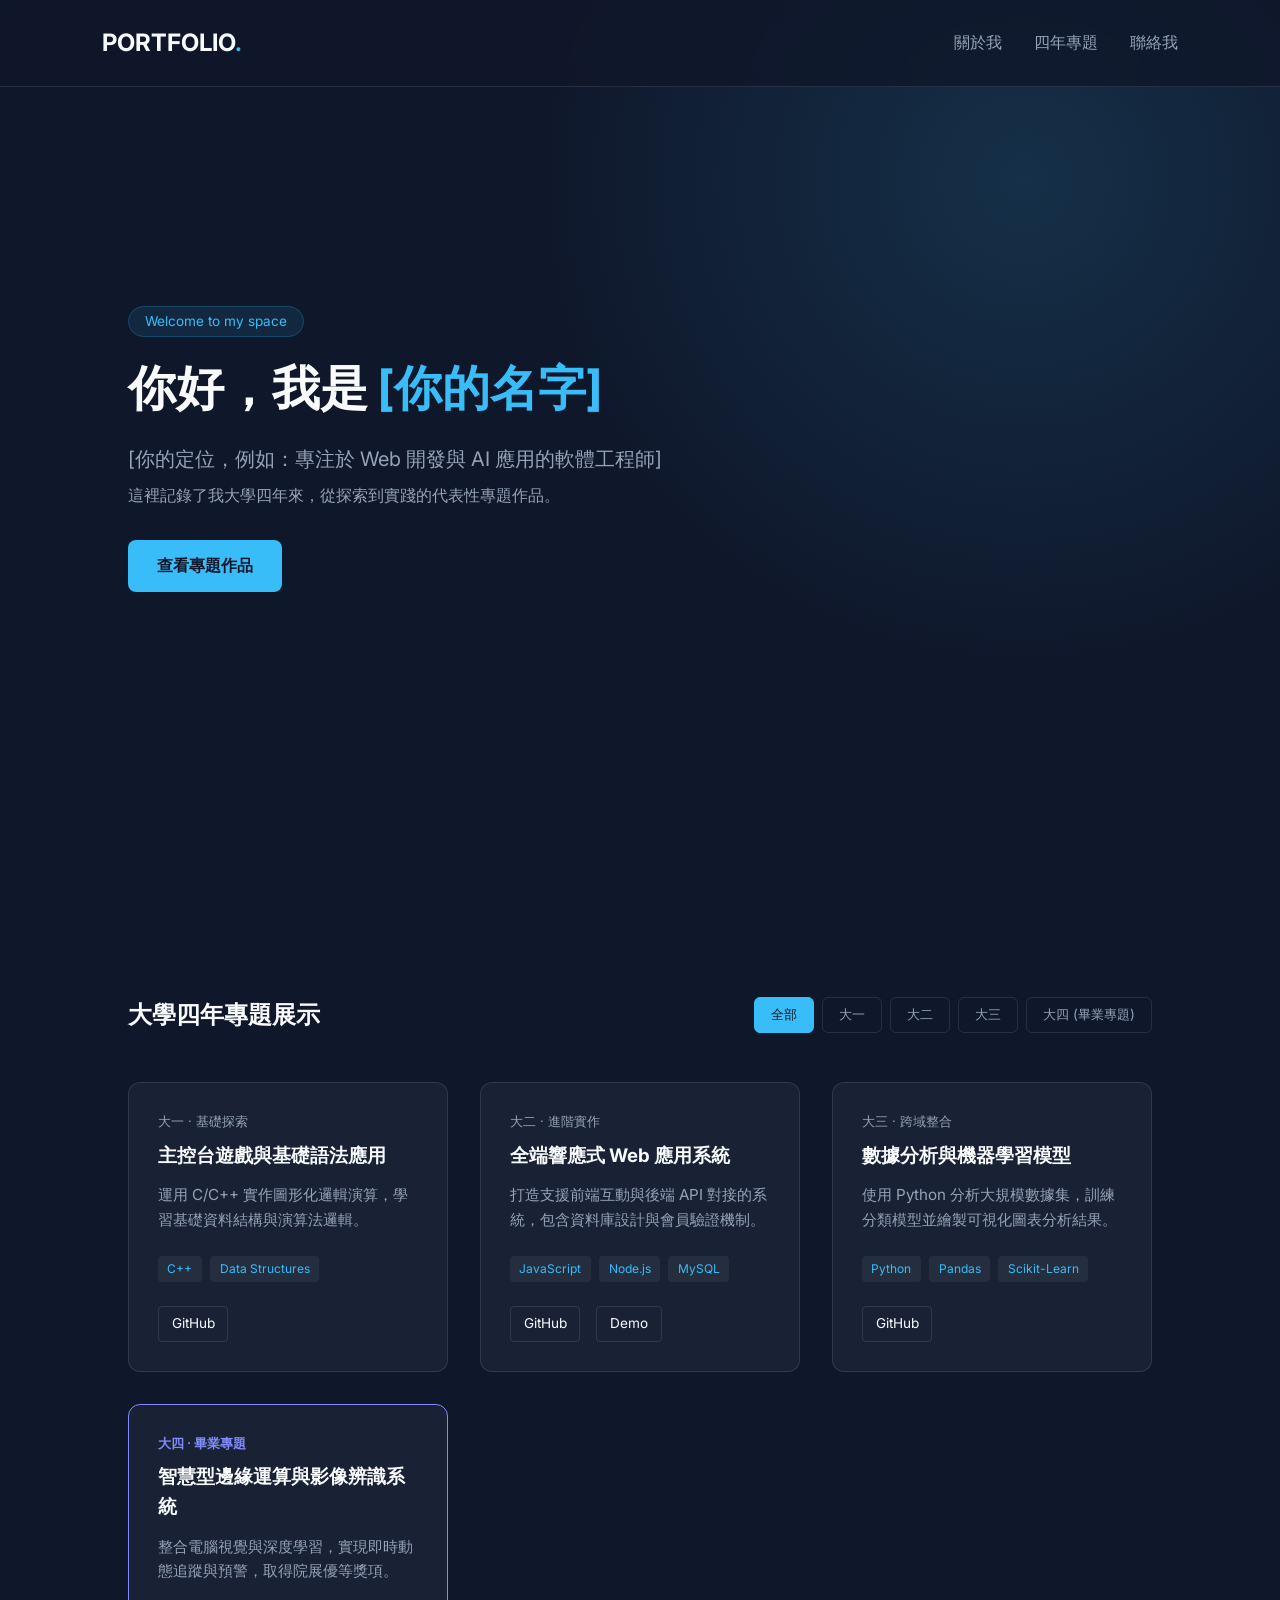
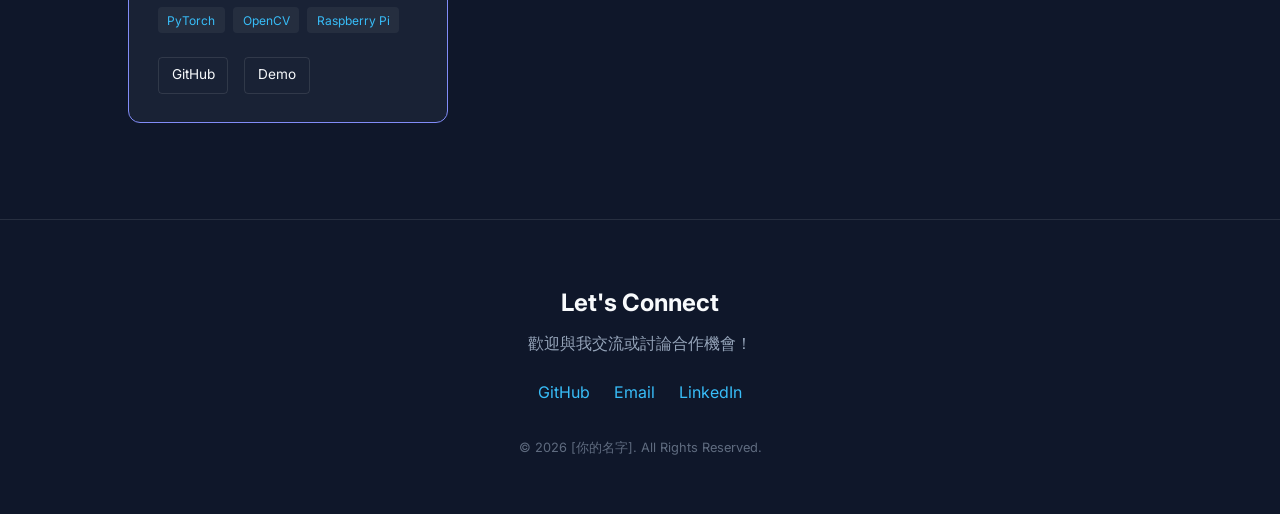
<file: index.html>
<!DOCTYPE html>
<html lang="zh-TW">
<head>
    <meta charset="UTF-8">
    <meta name="viewport" content="width=device-width, initial-scale=1.0">
    <title>個人作品集 | 大學專題展示</title>
    <link rel="stylesheet" href="style.css">
    <!-- Google Fonts -->
    <link href="https://fonts.googleapis.com/css2?family=Inter:wght@300;400;600;700&display=swap" rel="stylesheet">
</head>
<body>

    <!-- 導覽列 -->
    <nav class="navbar">
        <div class="logo">PORTFOLIO<span>.</span></div>
        <ul class="nav-links">
            <li><a href="#about">關於我</a></li>
            <li><a href="#projects">四年專題</a></li>
            <li><a href="#contact">聯絡我</a></li>
        </ul>
    </nav>

    <!-- Hero 英雄區塊 -->
    <header id="about" class="hero">
        <div class="hero-content">
            <span class="badge">Welcome to my space</span>
            <h1>你好，我是 <span class="highlight">[你的名字]</span></h1>
            <p class="tagline">[你的定位，例如：專注於 Web 開發與 AI 應用的軟體工程師]</p>
            <p class="bio">這裡記錄了我大學四年來，從探索到實踐的代表性專題作品。</p>
            <a href="#projects" class="btn primary-btn">查看專題作品</a>
        </div>
    </header>

    <!-- 專題展示區塊 -->
    <section id="projects" class="projects-section">
        <div class="section-header">
            <h2>大學四年專題展示</h2>
            <div class="filter-buttons">
                <button class="filter-btn active" data-filter="all">全部</button>
                <button class="filter-btn" data-filter="y1">大一</button>
                <button class="filter-btn" data-filter="y2">大二</button>
                <button class="filter-btn" data-filter="y3">大三</button>
                <button class="filter-btn" data-filter="y4">大四 (畢業專題)</button>
            </div>
        </div>

        <div class="projects-grid">
            <!-- 大一專題 -->
            <div class="project-card" data-year="y1">
                <div class="card-tag">大一 · 基礎探索</div>
                <h3>主控台遊戲與基礎語法應用</h3>
                <p>運用 C/C++ 實作圖形化邏輯演算，學習基礎資料結構與演算法邏輯。</p>
                <div class="tags">
                    <span>C++</span>
                    <span>Data Structures</span>
                </div>
                <div class="card-links">
                    <a href="#" class="link-btn">GitHub</a>
                </div>
            </div>

            <!-- 大二專題 -->
            <div class="project-card" data-year="y2">
                <div class="card-tag">大二 · 進階實作</div>
                <h3>全端響應式 Web 應用系統</h3>
                <p>打造支援前端互動與後端 API 對接的系統，包含資料庫設計與會員驗證機制。</p>
                <div class="tags">
                    <span>JavaScript</span>
                    <span>Node.js</span>
                    <span>MySQL</span>
                </div>
                <div class="card-links">
                    <a href="#" class="link-btn">GitHub</a>
                    <a href="#" class="link-btn preview">Demo</a>
                </div>
            </div>

            <!-- 大三專題 -->
            <div class="project-card" data-year="y3">
                <div class="card-tag">大三 · 跨域整合</div>
                <h3>數據分析與機器學習模型</h3>
                <p>使用 Python 分析大規模數據集，訓練分類模型並繪製可視化圖表分析結果。</p>
                <div class="tags">
                    <span>Python</span>
                    <span>Pandas</span>
                    <span>Scikit-Learn</span>
                </div>
                <div class="card-links">
                    <a href="#" class="link-btn">GitHub</a>
                </div>
            </div>

            <!-- 大四專題 -->
            <div class="project-card featured" data-year="y4">
                <div class="card-tag highlight-tag">大四 · 畢業專題</div>
                <h3>智慧型邊緣運算與影像辨識系統</h3>
                <p>整合電腦視覺與深度學習，實現即時動態追蹤與預警，取得院展優等獎項。</p>
                <div class="tags">
                    <span>PyTorch</span>
                    <span>OpenCV</span>
                    <span>Raspberry Pi</span>
                </div>
                <div class="card-links">
                    <a href="#" class="link-btn">GitHub</a>
                    <a href="#" class="link-btn preview">Demo</a>
                </div>
            </div>
        </div>
    </section>

    <!-- 頁尾 / 聯絡區 -->
    <footer id="contact">
        <h2>Let's Connect</h2>
        <p>歡迎與我交流或討論合作機會！</p>
        <div class="social-links">
            <a href="https://github.com/你的帳號" target="_blank">GitHub</a>
            <a href="mailto:your.email@example.com">Email</a>
            <a href="https://linkedin.com" target="_blank">LinkedIn</a>
        </div>
        <p class="copyright">© 2026 [你的名字]. All Rights Reserved.</p>
    </footer>

    <script src="script.js"></script>
</body>
</html>
</file>
<file: style.css>
/* 全域設定 */
:root {
    --bg-color: #0f172a;
    --card-bg: rgba(30, 41, 59, 0.7);
    --primary-color: #38bdf8;
    --accent-color: #818cf8;
    --text-main: #f8fafc;
    --text-muted: #94a3b8;
    --border-color: rgba(255, 255, 255, 0.1);
}

* {
    margin: 0;
    padding: 0;
    box-sizing: border-box;
    font-family: 'Inter', system-ui, sans-serif;
}

body {
    background-color: var(--bg-color);
    color: var(--text-main);
    line-height: 1.6;
    scroll-behavior: smooth;
}

/* 導覽列 */
.navbar {
    display: flex;
    justify-content: space-between;
    align-items: center;
    padding: 1.5rem 8%;
    background: rgba(15, 23, 42, 0.8);
    backdrop-filter: blur(10px);
    position: fixed;
    width: 100%;
    top: 0;
    z-index: 100;
    border-bottom: 1px solid var(--border-color);
}

.logo {
    font-weight: 700;
    font-size: 1.5rem;
}

.logo span {
    color: var(--primary-color);
}

.nav-links {
    display: flex;
    list-style: none;
    gap: 2rem;
}

.nav-links a {
    color: var(--text-muted);
    text-decoration: none;
    transition: color 0.3s;
}

.nav-links a:hover {
    color: var(--primary-color);
}

/* Hero 區塊 */
.hero {
    height: 100vh;
    display: flex;
    align-items: center;
    padding: 0 10%;
    background: radial-gradient(circle at 80% 20%, rgba(56, 189, 248, 0.15) 0%, transparent 40%);
}

.badge {
    background: rgba(56, 189, 248, 0.1);
    color: var(--primary-color);
    padding: 0.4rem 1rem;
    border-radius: 20px;
    font-size: 0.85rem;
    border: 1px solid rgba(56, 189, 248, 0.2);
}

.hero h1 {
    font-size: 3rem;
    margin: 1rem 0;
}

.highlight {
    color: var(--primary-color);
}

.tagline {
    font-size: 1.25rem;
    color: var(--text-muted);
    margin-bottom: 0.5rem;
}

.bio {
    color: var(--text-muted);
    margin-bottom: 2rem;
}

.btn {
    display: inline-block;
    padding: 0.8rem 1.8rem;
    border-radius: 8px;
    text-decoration: none;
    font-weight: 600;
    transition: transform 0.2s, background 0.3s;
}

.primary-btn {
    background: var(--primary-color);
    color: #0f172a;
}

.primary-btn:hover {
    transform: translateY(-2px);
    background: #0284c7;
}

/* 專題展示區塊 */
.projects-section {
    padding: 6rem 10%;
}

.section-header {
    display: flex;
    justify-content: space-between;
    align-items: center;
    margin-bottom: 3rem;
    flex-wrap: wrap;
    gap: 1rem;
}

.filter-buttons {
    display: flex;
    gap: 0.5rem;
}

.filter-btn {
    background: transparent;
    border: 1px solid var(--border-color);
    color: var(--text-muted);
    padding: 0.5rem 1rem;
    border-radius: 6px;
    cursor: pointer;
    transition: all 0.3s;
}

.filter-btn.active, .filter-btn:hover {
    background: var(--primary-color);
    color: #0f172a;
    border-color: var(--primary-color);
}

.projects-grid {
    display: grid;
    grid-template-columns: repeat(auto-fit, minmax(280px, 1fr));
    gap: 2rem;
}

/* 作品卡片 */
.project-card {
    background: var(--card-bg);
    border: 1px solid var(--border-color);
    border-radius: 12px;
    padding: 1.8rem;
    backdrop-filter: blur(5px);
    transition: transform 0.3s, border-color 0.3s;
    display: flex;
    flex-direction: column;
}

.project-card:hover {
    transform: translateY(-5px);
    border-color: var(--primary-color);
}

.project-card.featured {
    border-color: var(--accent-color);
}

.card-tag {
    font-size: 0.8rem;
    color: var(--text-muted);
    margin-bottom: 0.5rem;
}

.highlight-tag {
    color: var(--accent-color);
    font-weight: 600;
}

.project-card h3 {
    margin-bottom: 0.8rem;
}

.project-card p {
    color: var(--text-muted);
    font-size: 0.95rem;
    flex-grow: 1;
    margin-bottom: 1.5rem;
}

.tags {
    display: flex;
    gap: 0.5rem;
    margin-bottom: 1.5rem;
    flex-wrap: wrap;
}

.tags span {
    font-size: 0.75rem;
    background: rgba(255, 255, 255, 0.05);
    padding: 0.2rem 0.6rem;
    border-radius: 4px;
    color: var(--primary-color);
}

.card-links {
    display: flex;
    gap: 1rem;
}

.link-btn {
    text-decoration: none;
    color: var(--text-main);
    font-size: 0.85rem;
    border: 1px solid var(--border-color);
    padding: 0.4rem 0.8rem;
    border-radius: 4px;
    transition: background 0.2s;
}

.link-btn:hover {
    background: rgba(255, 255, 255, 0.1);
}

/* 頁尾 */
footer {
    text-align: center;
    padding: 4rem 1rem 2rem;
    border-top: 1px solid var(--border-color);
}

footer p {
    color: var(--text-muted);
    margin: 0.5rem 0 1.5rem;
}

.social-links {
    display: flex;
    justify-content: center;
    gap: 1.5rem;
    margin-bottom: 2rem;
}

.social-links a {
    color: var(--primary-color);
    text-decoration: none;
}

.copyright {
    font-size: 0.8rem;
    opacity: 0.6;
}

/* 響應式微調 */
@media (max-width: 768px) {
    .section-header {
        flex-direction: column;
        align-items: flex-start;
    }
    .hero h1 {
        font-size: 2.2rem;
    }
}
</file>
